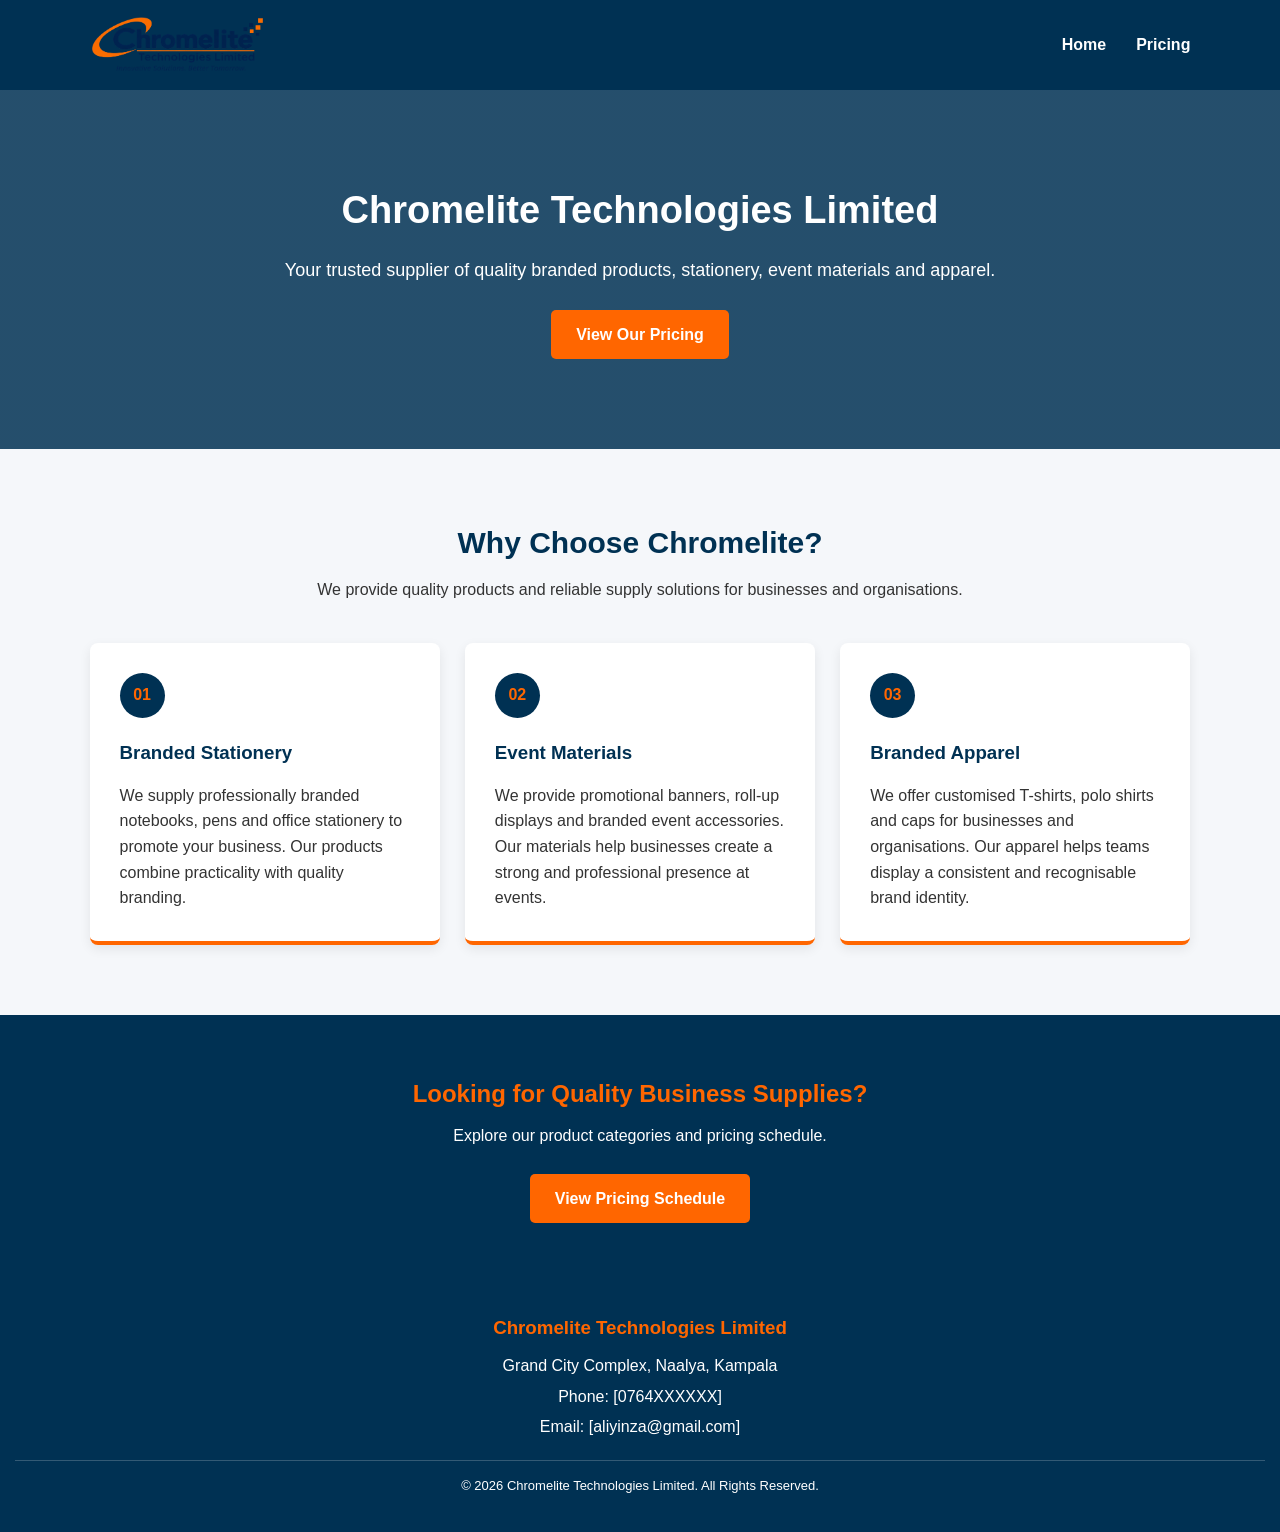
<file: index.html>
<!DOCTYPE html>
<html lang="en">
<head>
    <meta charset="UTF-8">
    <meta name="viewport" content="width=device-width, initial-scale=1.0">
    <title>Chromelite Technologies Limited</title>
    <link rel="stylesheet" href="chromelite.css">
</head>

<body>

    <!-- Header and Navigation -->
    <header class="site-header">

        <div class="logo">
            <img src="assets/image.png"
                 alt="Chromelite Technologies Logo"
                 style="width: 180px;">
        </div>

        <nav class="navbar">
            <ul>
                <li><a href="index.html">Home</a></li>
                <li><a href="pricing.html">Pricing</a></li>
            </ul>
        </nav>

    </header>


    <!-- Welcome Section -->
    <section class="hero">
        <h1>Chromelite Technologies Limited</h1>

        <p>
            Your trusted supplier of quality branded products,
            stationery, event materials and apparel.
        </p>

        <a href="pricing.html" class="hero-btn">View Our Pricing</a>
    </section>


    <!-- Why Choose Chromelite -->
    <section class="products-section">

        <div class="section-heading">
            <h2>Why Choose Chromelite?</h2>

            <p>
                We provide quality products and reliable supply
                solutions for businesses and organisations.
            </p>
        </div>


        <div class="product-container">

            <div class="product-card">
                <div class="product-icon">01</div>

                <h3>Branded Stationery</h3>

                <p>
                    We supply professionally branded notebooks,
                    pens and office stationery to promote your business.
                    Our products combine practicality with quality branding.
                </p>
            </div>


            <div class="product-card">
                <div class="product-icon">02</div>

                <h3>Event Materials</h3>

                <p>
                    We provide promotional banners, roll-up displays
                    and branded event accessories.
                    Our materials help businesses create a strong
                    and professional presence at events.
                </p>
            </div>


            <div class="product-card">
                <div class="product-icon">03</div>

                <h3>Branded Apparel</h3>

                <p>
                    We offer customised T-shirts, polo shirts
                    and caps for businesses and organisations.
                    Our apparel helps teams display a consistent
                    and recognisable brand identity.
                </p>
            </div>

        </div>

    </section>


    <!-- Call to Action -->
    <section class="cta">
        <h2>Looking for Quality Business Supplies?</h2>

        <p>Explore our product categories and pricing schedule.</p>

        <a href="pricing.html" class="hero-btn">View Pricing Schedule</a>
    </section>


    <!-- Footer -->
    <footer class="footer">

        <h3>Chromelite Technologies Limited</h3>

        <p>Grand City Complex, Naalya, Kampala</p>

        <p>Phone: [0764XXXXXX]</p>

        <p>Email: [aliyinza@gmail.com]</p>

        <p class="copyright">
            &copy; 2026 Chromelite Technologies Limited.
            All Rights Reserved.
        </p>

    </footer>

</body>
</html>
</file>
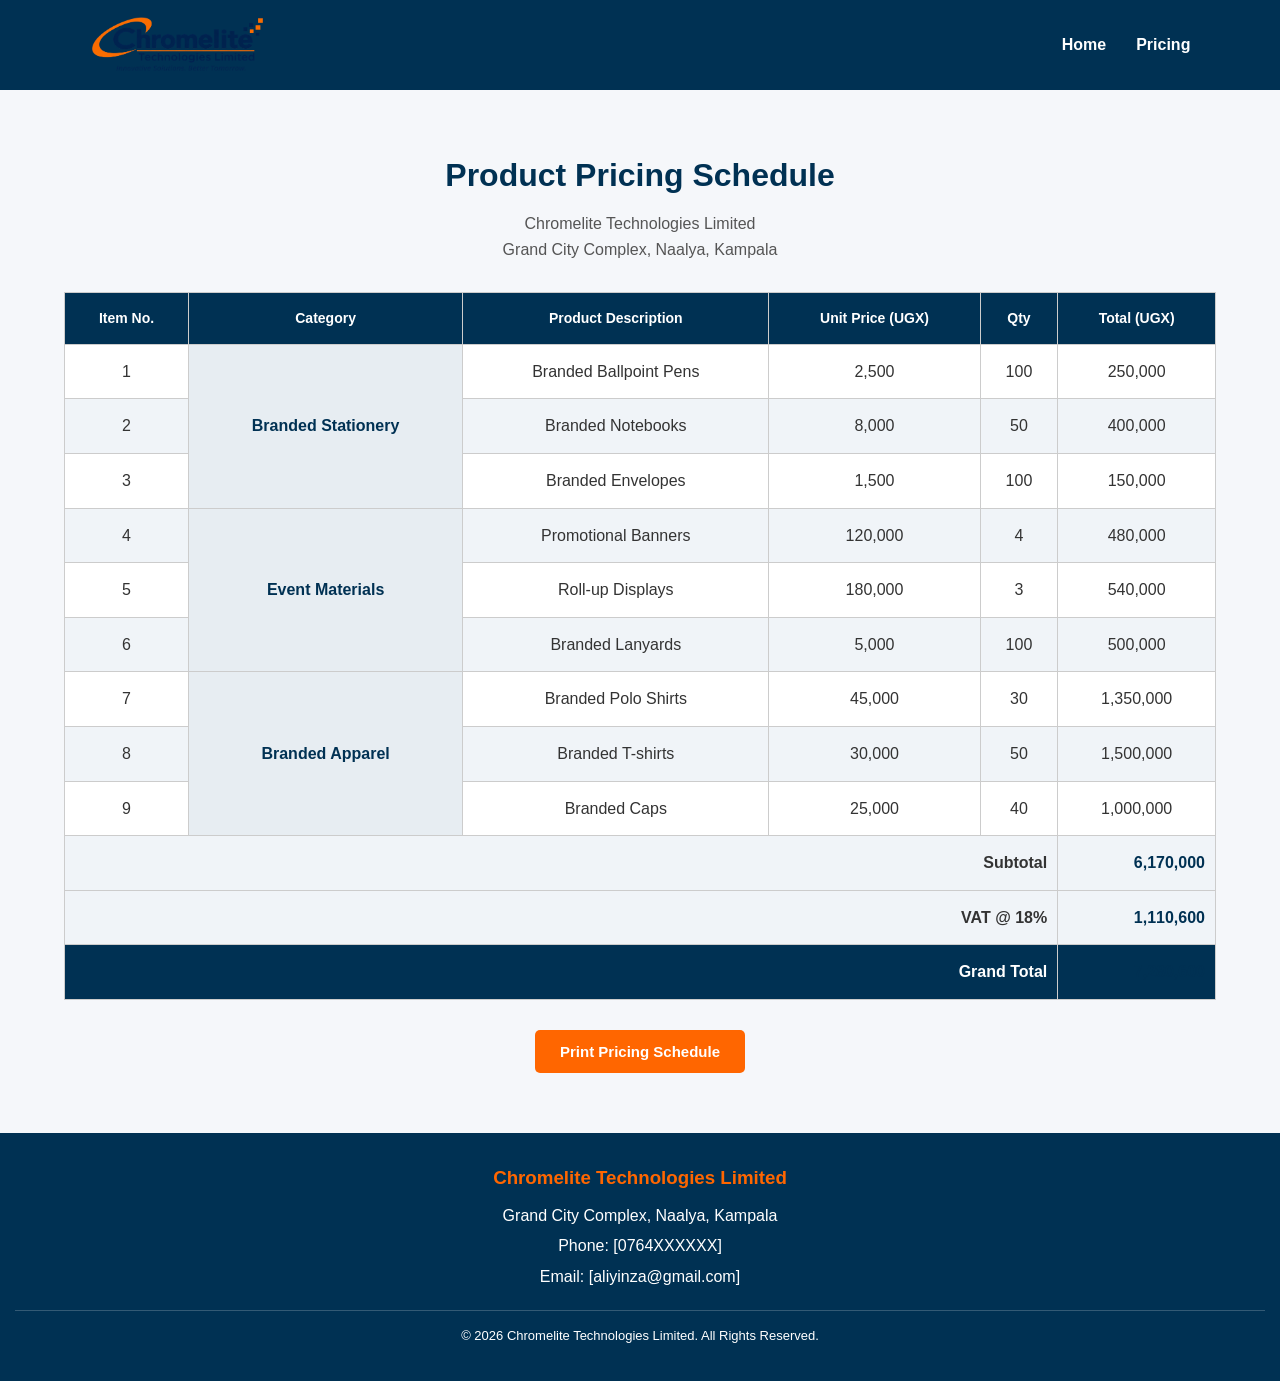
<file: pricing.html>
<!DOCTYPE html>
<html lang="en">
<head>
    <meta charset="UTF-8">
    <meta name="viewport" content="width=device-width, initial-scale=1.0">
    <title>Chromelite | Pricing Schedule</title>

    <link rel="stylesheet" href="chromelite.css">

    <!-- Internal CSS: Print Styles Only -->
    <style>
        @media print {

            .site-header,
            .hero,
            .footer,
            .no-print {
                display: none !important;
            }

            body {
                background: white;
                margin: 0;
                padding: 15px;
            }

            .pricing-section {
                display: block;
                width: 100%;
                padding: 0;
                margin: 0;
            }

            .pricing-section h1,
            .pricing-section p {
                color: black;
            }

            .table-container {
                width: 100%;
                overflow: visible;
            }

            .pricing-table {
                display: table;
                width: 100%;
                border-collapse: collapse;
                border: 1px solid black;
            }

            .pricing-table th,
            .pricing-table td {
                border: 1px solid black !important;
                color: black !important;
                background: white !important;
                padding: 8px;
            }

            .pricing-table thead th {
                background: #eeeeee !important;
                font-weight: bold;
            }

            .pricing-table tfoot {
                font-weight: bold;
            }

            .pricing-table tr {
                page-break-inside: avoid;
            }

            @page {
                size: landscape;
                margin: 15mm;
            }
        }
    </style>

</head>

<body>

    <!-- Header and Navigation -->
    <header class="site-header">

        <div class="logo">
            <img src="assets/image.png"
                 alt="Chromelite Technologies Logo"
                 style="width: 180px;">
        </div>

        <nav class="navbar">
            <ul>
                <li><a href="index.html">Home</a></li>
                <li><a href="pricing.html">Pricing</a></li>
            </ul>
        </nav>

    </header>


    <!-- Pricing Section -->
    <section class="pricing-section">

        <h1>Product Pricing Schedule</h1>

        <p class="pricing-intro">
            Chromelite Technologies Limited
            <br>
            Grand City Complex, Naalya, Kampala
        </p>


        <div class="table-container">

            <table class="pricing-table">

                <thead>
                    <tr>
                        <th>Item No.</th>
                        <th>Category</th>
                        <th>Product Description</th>
                        <th>Unit Price (UGX)</th>
                        <th>Qty</th>
                        <th>Total (UGX)</th>
                    </tr>
                </thead>


                <tbody>

                    <!-- Branded Stationery -->
                    <tr>
                        <td>1</td>

                        <td rowspan="3" class="category">
                            Branded Stationery
                        </td>

                        <td>Branded Ballpoint Pens</td>
                        <td>2,500</td>
                        <td>100</td>
                        <td>250,000</td>
                    </tr>

                    <tr>
                        <td>2</td>
                        <td>Branded Notebooks</td>
                        <td>8,000</td>
                        <td>50</td>
                        <td>400,000</td>
                    </tr>

                    <tr>
                        <td>3</td>
                        <td>Branded Envelopes</td>
                        <td>1,500</td>
                        <td>100</td>
                        <td>150,000</td>
                    </tr>


                    <!-- Event Materials -->
                    <tr>
                        <td>4</td>

                        <td rowspan="3" class="category">
                            Event Materials
                        </td>

                        <td>Promotional Banners</td>
                        <td>120,000</td>
                        <td>4</td>
                        <td>480,000</td>
                    </tr>

                    <tr>
                        <td>5</td>
                        <td>Roll-up Displays</td>
                        <td>180,000</td>
                        <td>3</td>
                        <td>540,000</td>
                    </tr>

                    <tr>
                        <td>6</td>
                        <td>Branded Lanyards</td>
                        <td>5,000</td>
                        <td>100</td>
                        <td>500,000</td>
                    </tr>


                    <!-- Branded Apparel -->
                    <tr>
                        <td>7</td>

                        <td rowspan="3" class="category">
                            Branded Apparel
                        </td>

                        <td>Branded Polo Shirts</td>
                        <td>45,000</td>
                        <td>30</td>
                        <td>1,350,000</td>
                    </tr>

                    <tr>
                        <td>8</td>
                        <td>Branded T-shirts</td>
                        <td>30,000</td>
                        <td>50</td>
                        <td>1,500,000</td>
                    </tr>

                    <tr>
                        <td>9</td>
                        <td>Branded Caps</td>
                        <td>25,000</td>
                        <td>40</td>
                        <td>1,000,000</td>
                    </tr>

                </tbody>


                <!-- Totals -->
                <tfoot>

                    <tr>
                        <td colspan="5">Subtotal</td>
                        <td>6,170,000</td>
                    </tr>

                    <tr>
                        <td colspan="5">VAT @ 18%</td>
                        <td>1,110,600</td>
                    </tr>

                    <tr class="grand-total">
                        <td colspan="5">Grand Total</td>
                        <td>7,280,600</td>
                    </tr>

                </tfoot>

            </table>

        </div>


        <div class="print-button no-print">
            <button onclick="window.print()">Print Pricing Schedule</button>
        </div>

    </section>


    <!-- Footer -->
    <footer class="footer">

        <h3>Chromelite Technologies Limited</h3>

        <p>Grand City Complex, Naalya, Kampala</p>

        <p>Phone: [0764XXXXXX]</p>

        <p>Email: [aliyinza@gmail.com]</p>

        <p class="copyright">
            &copy; 2026 Chromelite Technologies Limited.
            All Rights Reserved.
        </p>

    </footer>

</body>
</html>
</file>
<file: chromelite.css>
/* GENERAL RESET */

* {
    margin: 0;
    padding: 0;
    box-sizing: border-box;
}

html {
    scroll-behavior: smooth;
}

body {
    font-family: Arial, sans-serif;
    background-color: #f5f7fa;
    color: #333;
    line-height: 1.6;
}


/* HEADER */

.site-header {
    display: flex;
    justify-content: space-between;
    align-items: center;
    background-color: #003153;
    padding: 15px 7%;
}

.logo img {
    display: block;
    height: auto;
}


/* NAVIGATION */

.navbar ul {
    display: flex;
    list-style: none;
    gap: 30px;
}

.navbar a {
    color: white;
    text-decoration: none;
    font-weight: bold;
    transition: 0.3s;
}

.navbar a:hover {
    color: #FF6600;
}


/* HERO SECTION */

.hero {
    background: linear-gradient(
        rgba(0, 49, 83, 0.85),
        rgba(0, 49, 83, 0.85)
    );

    color: white;
    text-align: center;
    padding: 90px 20px;
}

.hero h1 {
    font-size: 38px;
    margin-bottom: 15px;
}

.hero p {
    font-size: 18px;
    margin-bottom: 25px;
}

.hero-btn {
    display: inline-block;
    background-color: #FF6600;
    color: white;
    text-decoration: none;
    padding: 12px 25px;
    border-radius: 5px;
    font-weight: bold;
    transition: 0.3s;
}

.hero-btn:hover {
    background-color: #e65c00;
}


/* WHY CHOOSE CHROMELITE */

.products-section {
    padding: 70px 7%;
}

.section-heading {
    text-align: center;
    margin-bottom: 40px;
}

.section-heading h2 {
    color: #003153;
    font-size: 30px;
    margin-bottom: 10px;
}

.product-container {
    display: flex;
    justify-content: space-between;
    gap: 25px;
}

.product-card {
    flex: 1;
    background-color: white;
    padding: 30px;
    border-radius: 8px;
    border-bottom: 4px solid #FF6600;
    box-shadow: 0 4px 12px rgba(0, 0, 0, 0.08);
    transition: 0.3s;
}

.product-card:hover {
    transform: translateY(-5px);
}

.product-icon {
    background-color: #003153;
    color: #FF6600;
    width: 45px;
    height: 45px;
    display: flex;
    align-items: center;
    justify-content: center;
    border-radius: 50%;
    font-weight: bold;
    margin-bottom: 20px;
}

.product-card h3 {
    color: #003153;
    margin-bottom: 15px;
}


/* CALL TO ACTION */

.cta {
    text-align: center;
    padding: 60px 20px;
    background-color: #003153;
    color: white;
}

.cta h2 {
    color: #FF6600;
    margin-bottom: 10px;
}

.cta p {
    margin-bottom: 25px;
}


/* PRICING PAGE */

.pricing-section {
    padding: 60px 5%;
}

.pricing-section h1 {
    color: #003153;
    text-align: center;
    font-size: 32px;
    margin-bottom: 10px;
}

.pricing-intro {
    text-align: center;
    margin-bottom: 30px;
    color: #555;
}

.table-container {
    width: 100%;
    overflow-x: auto;
}

.pricing-table {
    width: 100%;
    border-collapse: collapse;
    background-color: white;
    text-align: center;
}

.pricing-table th,
.pricing-table td {
    border: 1px solid #ccc;
    padding: 14px 10px;
}

.pricing-table thead {
    background-color: #003153;
    color: white;
}

.pricing-table th {
    font-size: 14px;
}

.pricing-table tbody tr:nth-child(even) {
    background-color: #f0f4f8;
}

.category {
    color: #003153;
    font-weight: bold;
    background-color: #e7edf2;
}

.pricing-table tfoot {
    font-weight: bold;
    background-color: #f0f4f8;
}

.pricing-table tfoot td {
    text-align: right;
}

.pricing-table tfoot td:last-child {
    color: #003153;
}

.pricing-table .grand-total {
    background-color: #003153;
    color: white;
}

.pricing-table .grand-total td {
    color: white;
    font-size: 16px;
}


/* PRINT BUTTON */

.print-button {
    text-align: center;
    margin-top: 30px;
}

.print-button button {
    background-color: #FF6600;
    color: white;
    border: none;
    padding: 13px 25px;
    border-radius: 5px;
    font-size: 15px;
    font-weight: bold;
    cursor: pointer;
}

.print-button button:hover {
    background-color: #003153;
}


/* FOOTER */

.footer {
    background-color: #003153;
    color: white;
    text-align: center;
    padding: 30px 15px;
}

.footer h3 {
    color: #FF6600;
    margin-bottom: 10px;
}

.footer p {
    margin-bottom: 5px;
}

.copyright {
    border-top: 1px solid rgba(255, 255, 255, 0.2);
    margin-top: 20px;
    padding-top: 15px;
    font-size: 13px;
}


/* RESPONSIVE DESIGN */

@media (max-width: 768px) {

    .site-header {
        flex-direction: column;
        gap: 15px;
    }

    .navbar ul {
        gap: 20px;
    }

    .product-container {
        flex-direction: column;
    }

    .hero h1 {
        font-size: 28px;
    }

    .pricing-section {
        padding: 40px 15px;
    }

    .pricing-table th,
    .pricing-table td {
        white-space: nowrap;
    }
}
</file>
